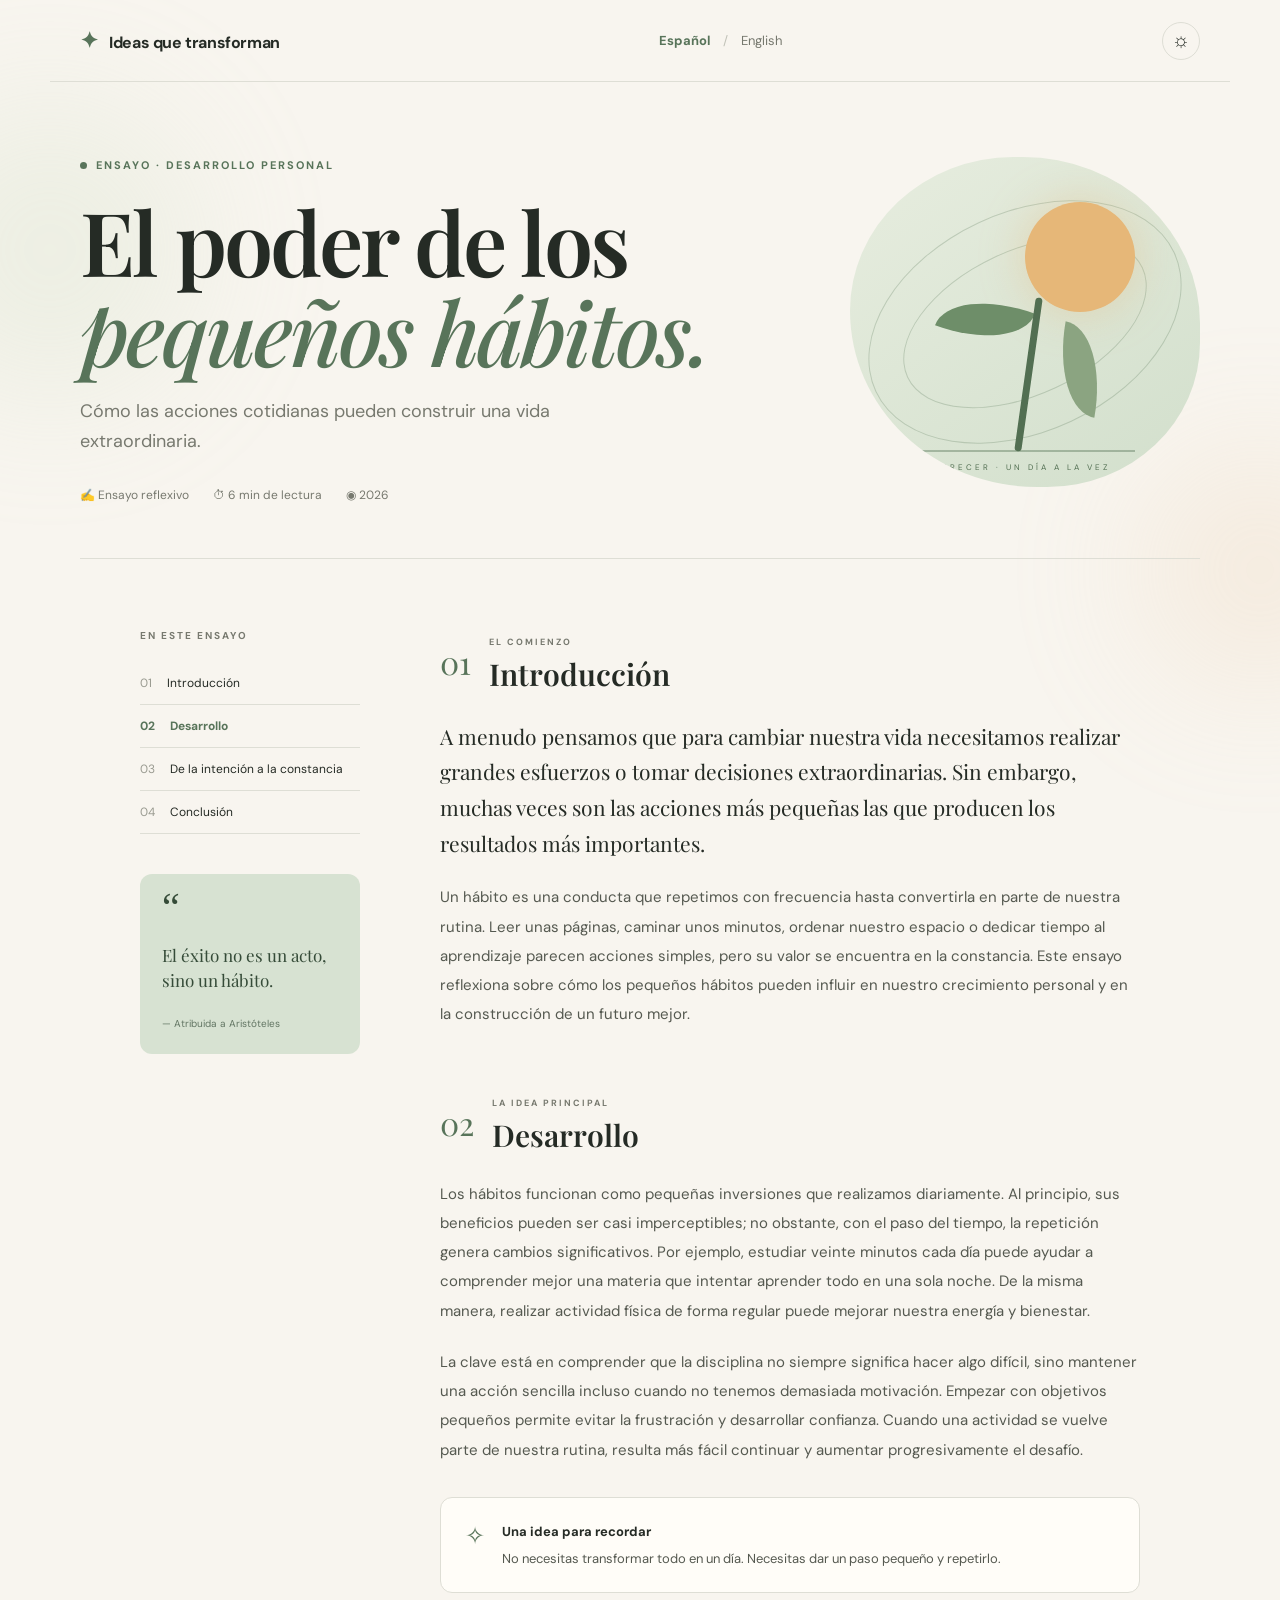
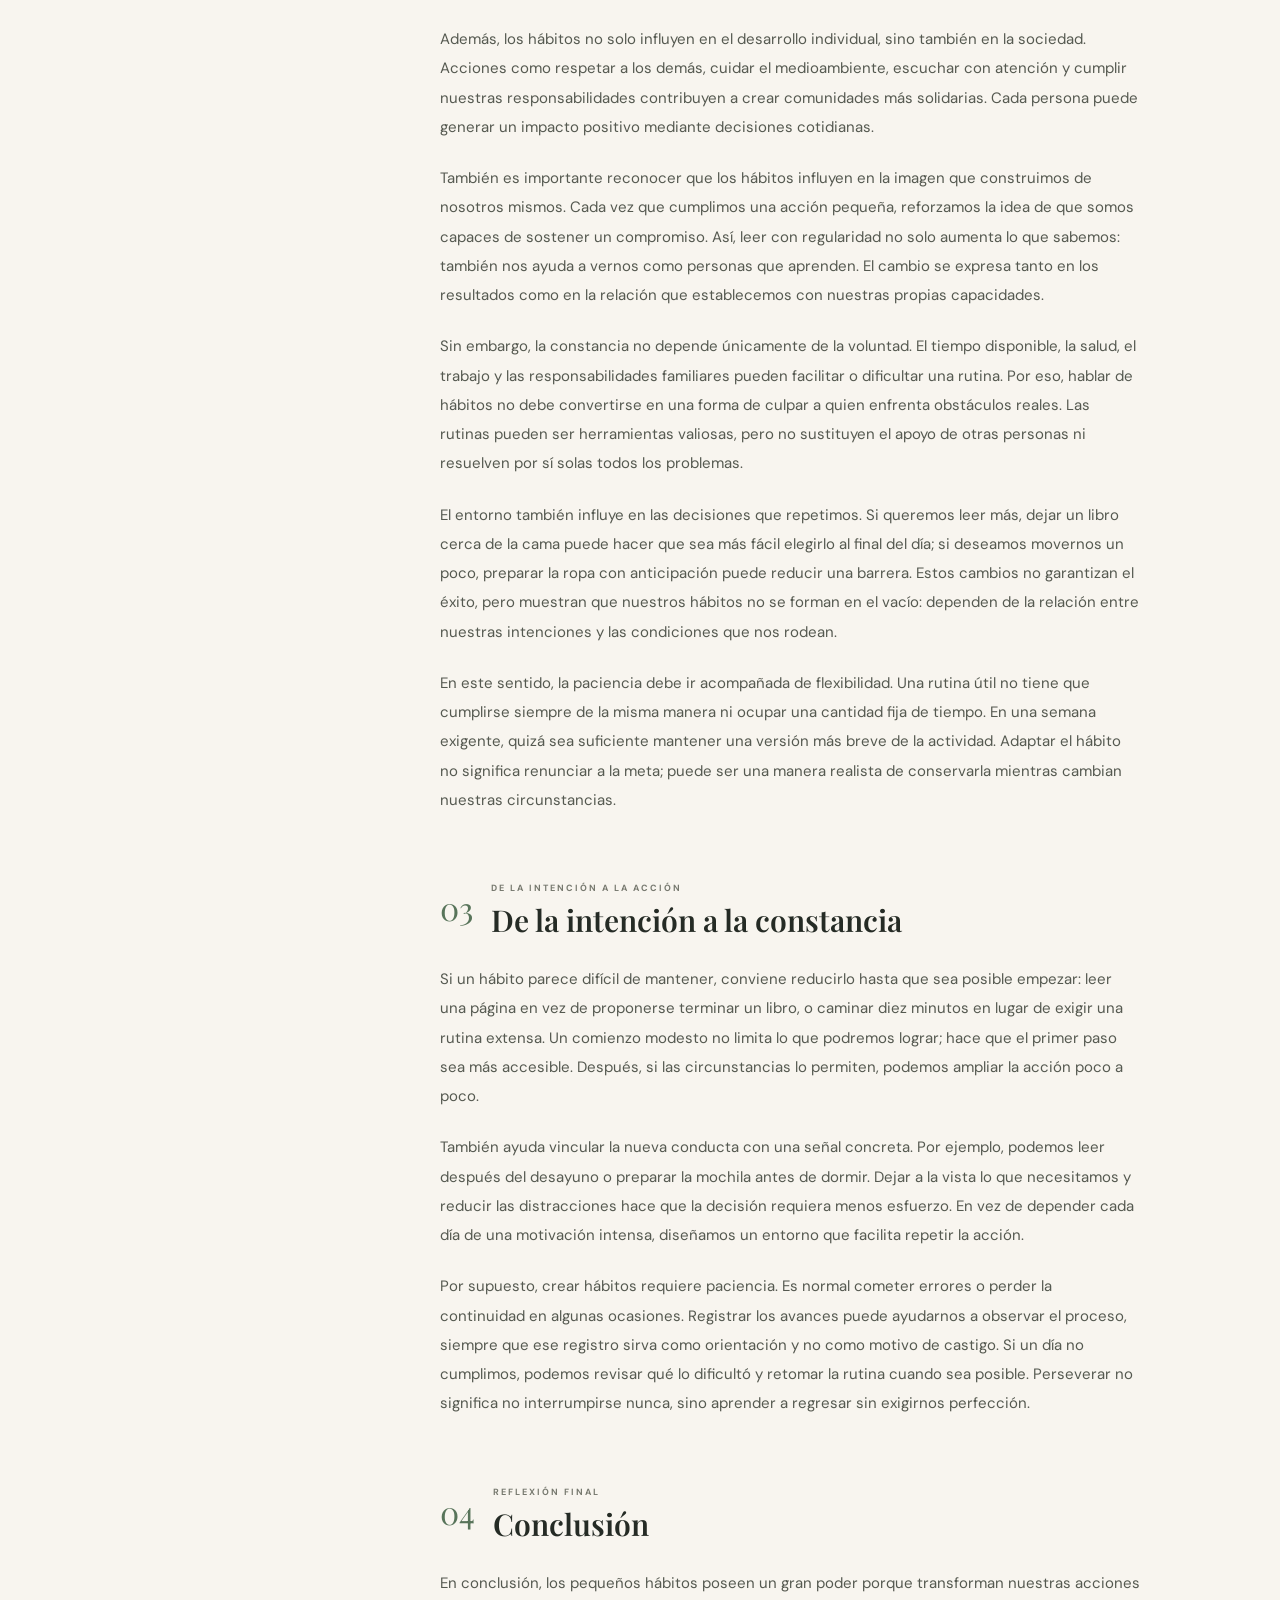
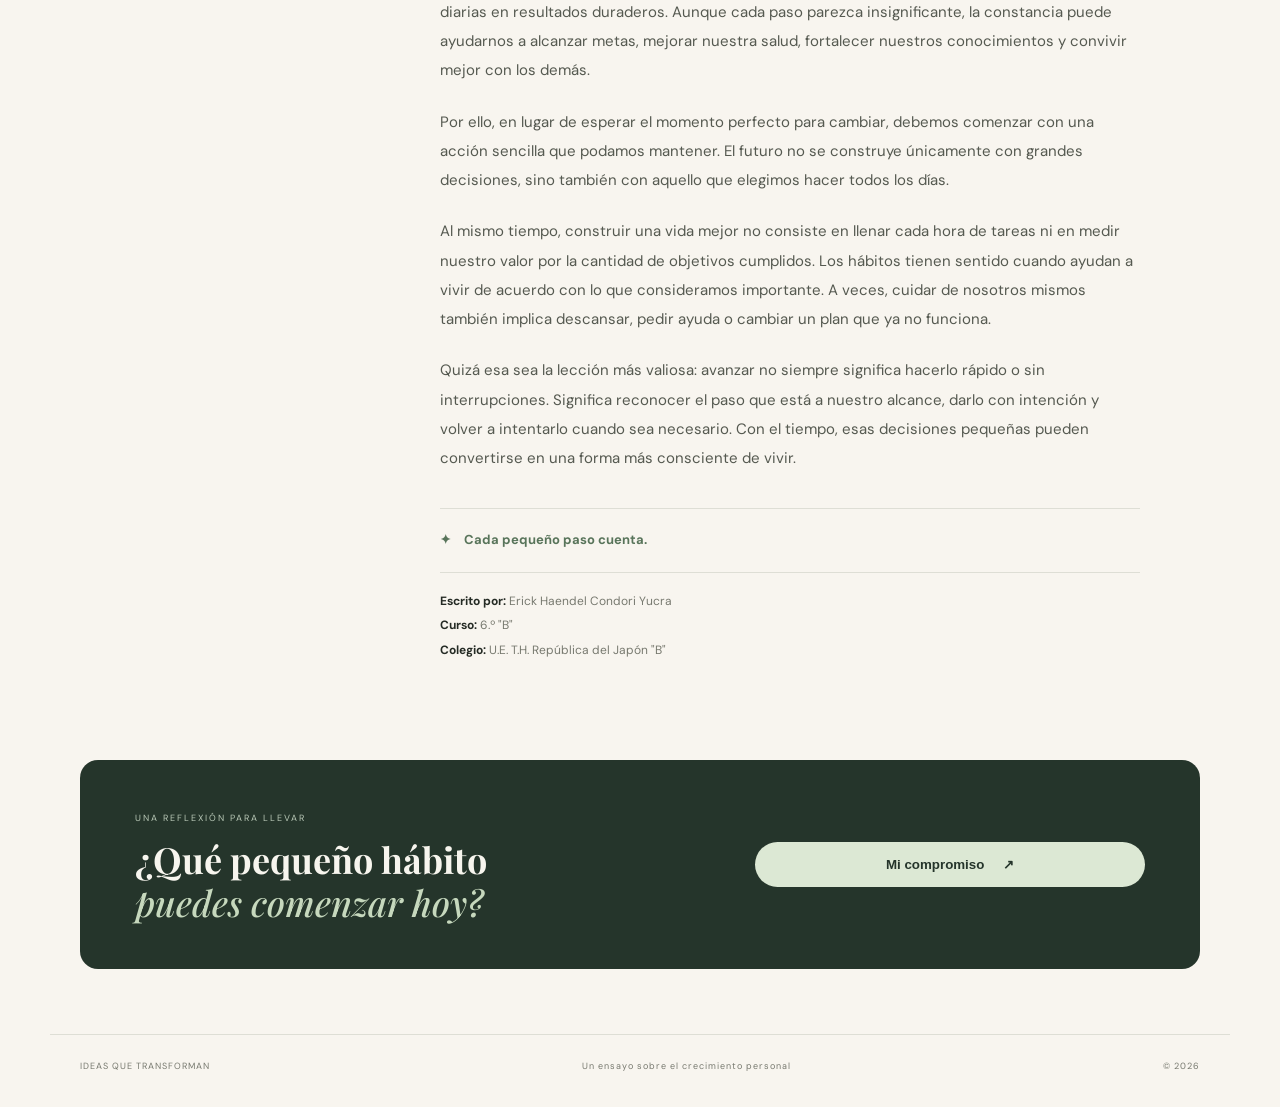
<file: index.html>
<!DOCTYPE html>
<html lang="es">
<head>
  <meta charset="UTF-8">
  <meta name="viewport" content="width=device-width, initial-scale=1.0">
  <meta name="description" content="Ensayo sobre el poder de los pequeños hábitos.">
  <title>El poder de los pequeños hábitos</title>
  <link rel="preconnect" href="https://fonts.googleapis.com">
  <link rel="stylesheet" href="style.css">
</head>
<body>
  <div class="ambient ambient-one"></div><div class="ambient ambient-two"></div>
  <header class="topbar">
    <a class="brand" href="index.html"><span class="brand-mark">✦</span> Ideas que transforman</a>
    <nav><a class="active" href="index.html">Español</a><span class="nav-divider">/</span><a href="english.html">English</a></nav>
    <button class="theme-toggle" id="themeToggle" aria-label="Cambiar tema">☼</button>
  </header>

  <main>
    <section class="hero">
      <div class="eyebrow"><span></span> ENSAYO · DESARROLLO PERSONAL</div>
      <h1>El poder de los<br><em>pequeños hábitos.</em></h1>
      <p class="hero-subtitle">Cómo las acciones cotidianas pueden construir una vida extraordinaria.</p>
      <div class="hero-meta"><span>✍️ Ensayo reflexivo</span><span>⏱ 6 min de lectura</span><span>◉ 2026</span></div>
      <div class="hero-art" aria-label="Ilustración abstracta de crecimiento">
        <div class="art-orbit orbit-a"></div><div class="art-orbit orbit-b"></div>
        <div class="art-sun"></div><div class="art-leaf leaf-a"></div><div class="art-leaf leaf-b"></div>
        <div class="art-stem"></div><div class="art-ground"></div>
        <span class="art-caption">CRECER · UN DÍA A LA VEZ</span>
      </div>
    </section>

    <section class="essay-layout">
      <aside class="essay-sidebar">
        <div class="side-label">EN ESTE ENSAYO</div>
        <a href="#intro" class="side-link active">01 <span>Introducción</span></a>
        <a href="#desarrollo" class="side-link">02 <span>Desarrollo</span></a>
        <a href="#practica" class="side-link">03 <span>De la intención a la constancia</span></a>
        <a href="#conclusion" class="side-link">04 <span>Conclusión</span></a>
        <div class="quote-card"><span>“</span><p>El éxito no es un acto, sino un hábito.</p><small>— Atribuida a Aristóteles</small></div>
      </aside>

      <article class="essay">
        <div class="section-heading" id="intro"><span class="number">01</span><div><small>EL COMIENZO</small><h2>Introducción</h2></div></div>
        <p class="lead">A menudo pensamos que para cambiar nuestra vida necesitamos realizar grandes esfuerzos o tomar decisiones extraordinarias. Sin embargo, muchas veces son las acciones más pequeñas las que producen los resultados más importantes.</p>
        <p>Un hábito es una conducta que repetimos con frecuencia hasta convertirla en parte de nuestra rutina. Leer unas páginas, caminar unos minutos, ordenar nuestro espacio o dedicar tiempo al aprendizaje parecen acciones simples, pero su valor se encuentra en la constancia. Este ensayo reflexiona sobre cómo los pequeños hábitos pueden influir en nuestro crecimiento personal y en la construcción de un futuro mejor.</p>

        <div class="section-heading" id="desarrollo"><span class="number">02</span><div><small>LA IDEA PRINCIPAL</small><h2>Desarrollo</h2></div></div>
        <p>Los hábitos funcionan como pequeñas inversiones que realizamos diariamente. Al principio, sus beneficios pueden ser casi imperceptibles; no obstante, con el paso del tiempo, la repetición genera cambios significativos. Por ejemplo, estudiar veinte minutos cada día puede ayudar a comprender mejor una materia que intentar aprender todo en una sola noche. De la misma manera, realizar actividad física de forma regular puede mejorar nuestra energía y bienestar.</p>
        <p>La clave está en comprender que la disciplina no siempre significa hacer algo difícil, sino mantener una acción sencilla incluso cuando no tenemos demasiada motivación. Empezar con objetivos pequeños permite evitar la frustración y desarrollar confianza. Cuando una actividad se vuelve parte de nuestra rutina, resulta más fácil continuar y aumentar progresivamente el desafío.</p>
        <div class="highlight"><div class="highlight-icon">✧</div><div><strong>Una idea para recordar</strong><p>No necesitas transformar todo en un día. Necesitas dar un paso pequeño y repetirlo.</p></div></div>
        <p>Además, los hábitos no solo influyen en el desarrollo individual, sino también en la sociedad. Acciones como respetar a los demás, cuidar el medioambiente, escuchar con atención y cumplir nuestras responsabilidades contribuyen a crear comunidades más solidarias. Cada persona puede generar un impacto positivo mediante decisiones cotidianas.</p>
        <p>También es importante reconocer que los hábitos influyen en la imagen que construimos de nosotros mismos. Cada vez que cumplimos una acción pequeña, reforzamos la idea de que somos capaces de sostener un compromiso. Así, leer con regularidad no solo aumenta lo que sabemos: también nos ayuda a vernos como personas que aprenden. El cambio se expresa tanto en los resultados como en la relación que establecemos con nuestras propias capacidades.</p>
        <p>Sin embargo, la constancia no depende únicamente de la voluntad. El tiempo disponible, la salud, el trabajo y las responsabilidades familiares pueden facilitar o dificultar una rutina. Por eso, hablar de hábitos no debe convertirse en una forma de culpar a quien enfrenta obstáculos reales. Las rutinas pueden ser herramientas valiosas, pero no sustituyen el apoyo de otras personas ni resuelven por sí solas todos los problemas.</p>
        <p>El entorno también influye en las decisiones que repetimos. Si queremos leer más, dejar un libro cerca de la cama puede hacer que sea más fácil elegirlo al final del día; si deseamos movernos un poco, preparar la ropa con anticipación puede reducir una barrera. Estos cambios no garantizan el éxito, pero muestran que nuestros hábitos no se forman en el vacío: dependen de la relación entre nuestras intenciones y las condiciones que nos rodean.</p>
        <p>En este sentido, la paciencia debe ir acompañada de flexibilidad. Una rutina útil no tiene que cumplirse siempre de la misma manera ni ocupar una cantidad fija de tiempo. En una semana exigente, quizá sea suficiente mantener una versión más breve de la actividad. Adaptar el hábito no significa renunciar a la meta; puede ser una manera realista de conservarla mientras cambian nuestras circunstancias.</p>

        <div class="section-heading" id="practica"><span class="number">03</span><div><small>DE LA INTENCIÓN A LA ACCIÓN</small><h2>De la intención a la constancia</h2></div></div>
        <p>Si un hábito parece difícil de mantener, conviene reducirlo hasta que sea posible empezar: leer una página en vez de proponerse terminar un libro, o caminar diez minutos en lugar de exigir una rutina extensa. Un comienzo modesto no limita lo que podremos lograr; hace que el primer paso sea más accesible. Después, si las circunstancias lo permiten, podemos ampliar la acción poco a poco.</p>
        <p>También ayuda vincular la nueva conducta con una señal concreta. Por ejemplo, podemos leer después del desayuno o preparar la mochila antes de dormir. Dejar a la vista lo que necesitamos y reducir las distracciones hace que la decisión requiera menos esfuerzo. En vez de depender cada día de una motivación intensa, diseñamos un entorno que facilita repetir la acción.</p>
        <p>Por supuesto, crear hábitos requiere paciencia. Es normal cometer errores o perder la continuidad en algunas ocasiones. Registrar los avances puede ayudarnos a observar el proceso, siempre que ese registro sirva como orientación y no como motivo de castigo. Si un día no cumplimos, podemos revisar qué lo dificultó y retomar la rutina cuando sea posible. Perseverar no significa no interrumpirse nunca, sino aprender a regresar sin exigirnos perfección.</p>

        <div class="section-heading" id="conclusion"><span class="number">04</span><div><small>REFLEXIÓN FINAL</small><h2>Conclusión</h2></div></div>
        <p>En conclusión, los pequeños hábitos poseen un gran poder porque transforman nuestras acciones diarias en resultados duraderos. Aunque cada paso parezca insignificante, la constancia puede ayudarnos a alcanzar metas, mejorar nuestra salud, fortalecer nuestros conocimientos y convivir mejor con los demás.</p>
        <p>Por ello, en lugar de esperar el momento perfecto para cambiar, debemos comenzar con una acción sencilla que podamos mantener. El futuro no se construye únicamente con grandes decisiones, sino también con aquello que elegimos hacer todos los días.</p>
        <p>Al mismo tiempo, construir una vida mejor no consiste en llenar cada hora de tareas ni en medir nuestro valor por la cantidad de objetivos cumplidos. Los hábitos tienen sentido cuando ayudan a vivir de acuerdo con lo que consideramos importante. A veces, cuidar de nosotros mismos también implica descansar, pedir ayuda o cambiar un plan que ya no funciona.</p>
        <p>Quizá esa sea la lección más valiosa: avanzar no siempre significa hacerlo rápido o sin interrupciones. Significa reconocer el paso que está a nuestro alcance, darlo con intención y volver a intentarlo cuando sea necesario. Con el tiempo, esas decisiones pequeñas pueden convertirse en una forma más consciente de vivir.</p>
        <div class="end-note"><span>✦</span> Cada pequeño paso cuenta.</div>
        <div class="author-credit">
          <p><strong>Escrito por:</strong> Erick Haendel Condori Yucra</p>
          <p><strong>Curso:</strong> 6.º "B"</p>
          <p><strong>Colegio:</strong> U.E. T.H. República del Japón "B"</p>
        </div>
      </article>
    </section>

    <section class="closing">
      <div><small>UNA REFLEXIÓN PARA LLEVAR</small><h2>¿Qué pequeño hábito<br><em>puedes comenzar hoy?</em></h2></div>
      <div class="commitment">
        <button id="reflectionBtn" aria-expanded="false" aria-controls="reflectionForm">Mi compromiso <span>↗</span></button>
        <form class="commitment-form" id="reflectionForm" hidden>
          <label for="commitmentInput">Escribe un hábito pequeño y concreto</label>
          <div class="commitment-fields"><input id="commitmentInput" name="commitment" type="text" maxlength="120" placeholder="Por ejemplo: leer diez minutos" required><button type="submit">Guardar</button></div>
        </form>
        <p class="saved-commitment" id="savedCommitment" role="status" hidden></p>
      </div>
    </section>
  </main>
  <footer><span>IDEAS QUE TRANSFORMAN</span><span>Un ensayo sobre el crecimiento personal</span><span>© 2026</span></footer>
  <div class="toast" id="toast">Tu cambio comienza hoy. ✦</div>
  <script src="script.js"></script>
</body>
</html>
</file>
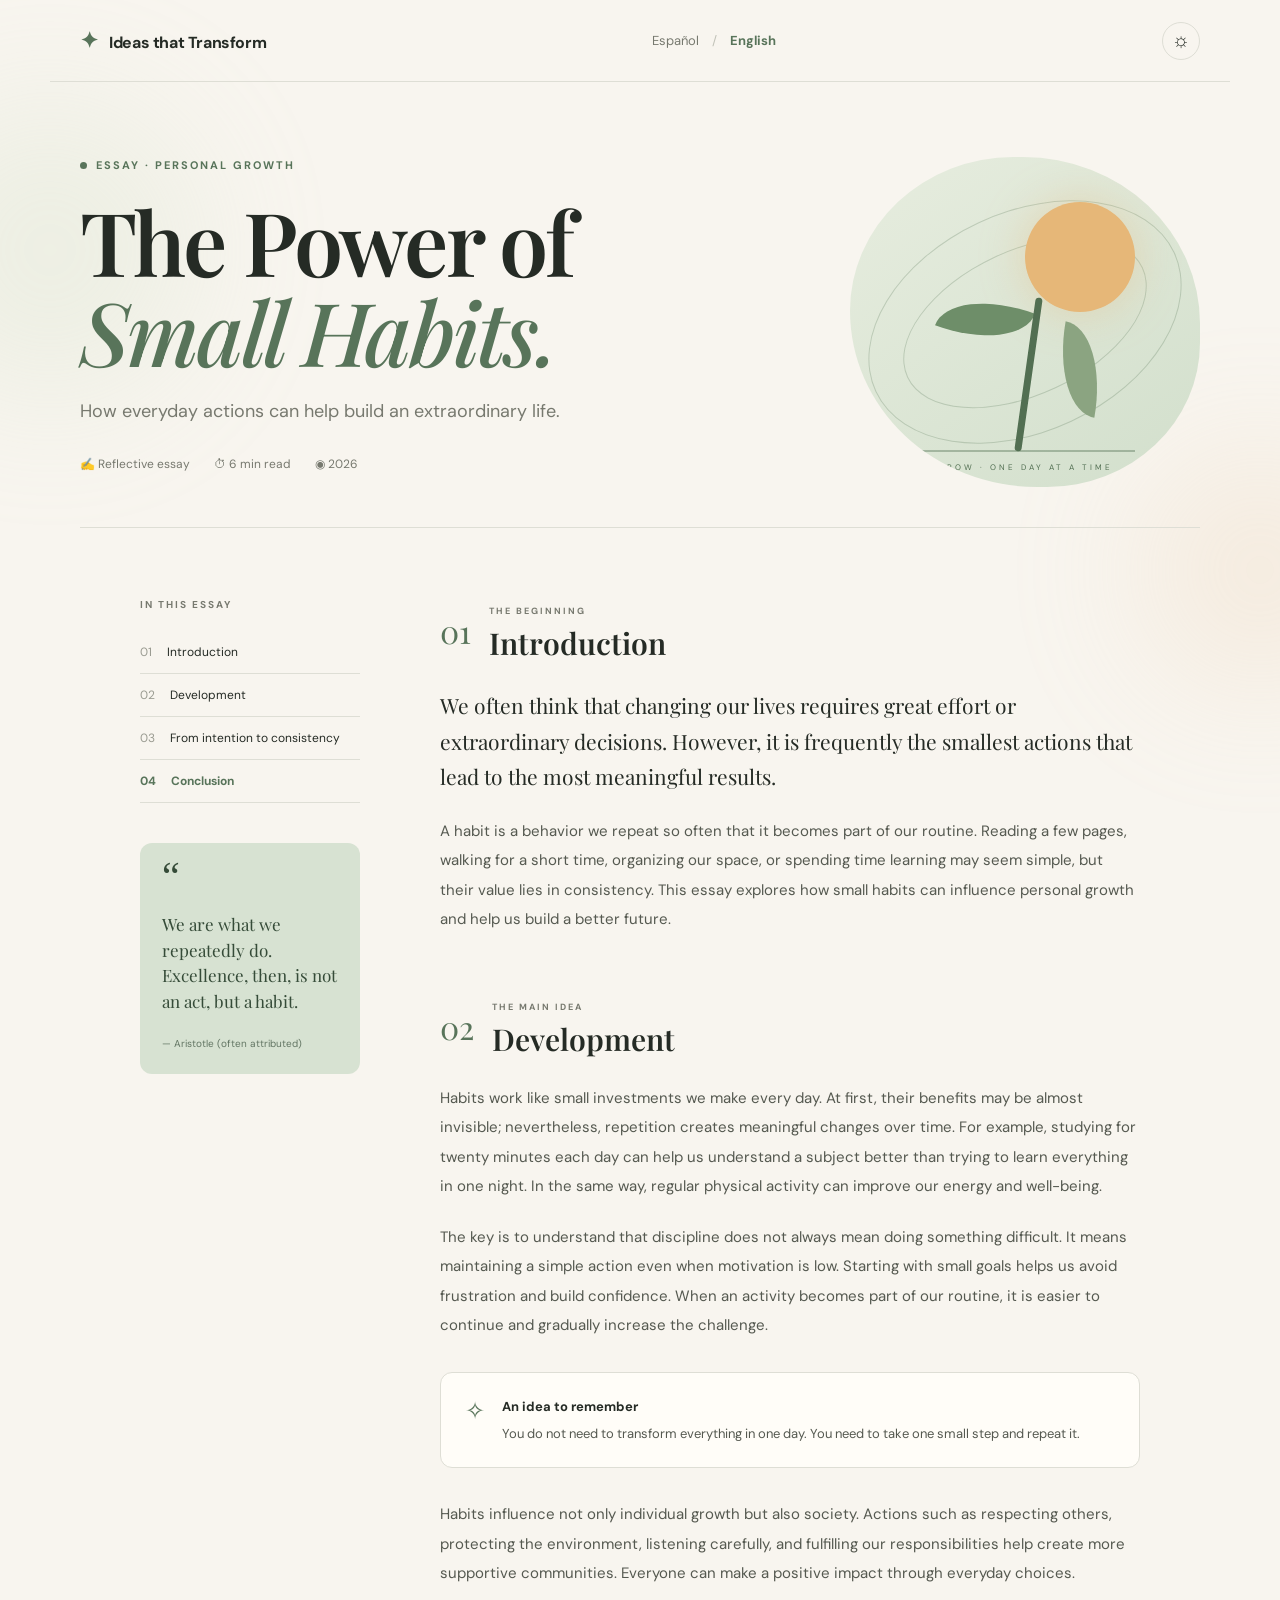
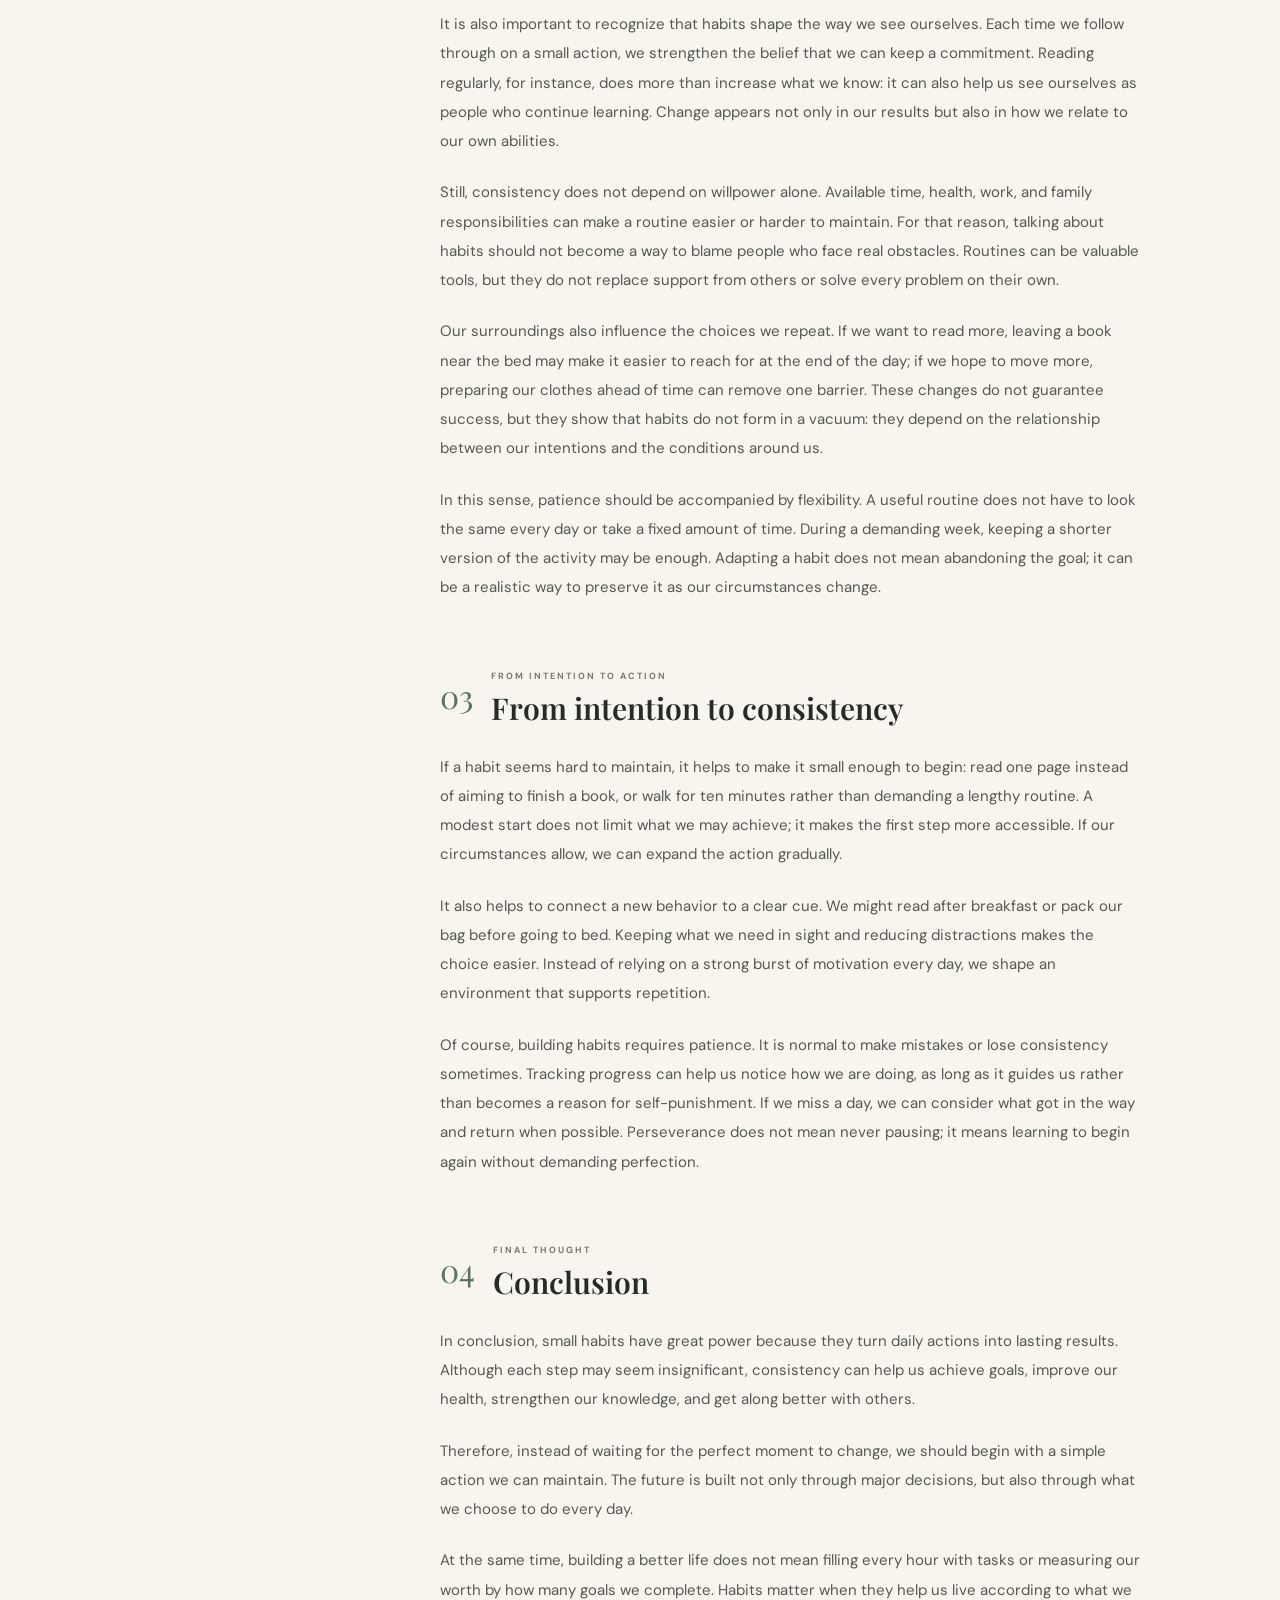
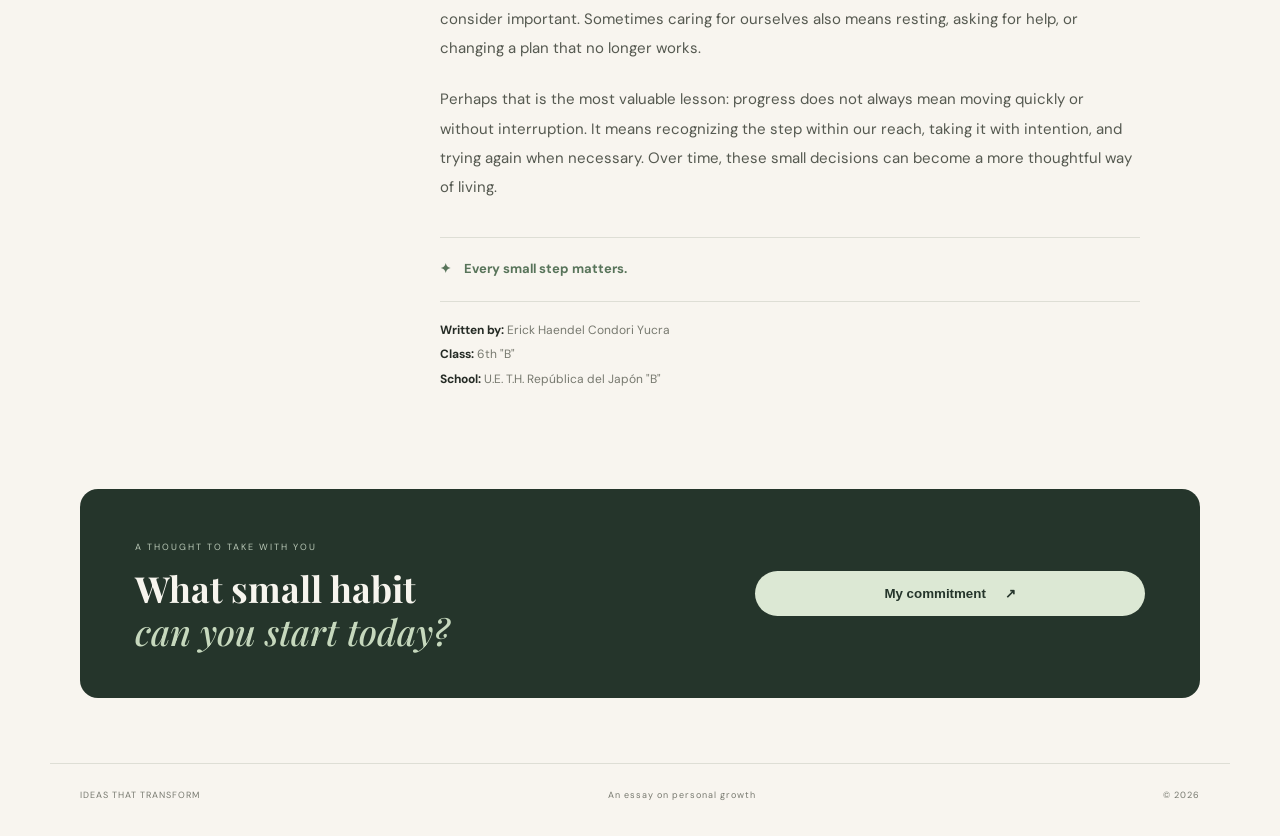
<file: english.html>
<!DOCTYPE html>
<html lang="en">
<head>
  <meta charset="UTF-8">
  <meta name="viewport" content="width=device-width, initial-scale=1.0">
  <meta name="description" content="An essay about the power of small habits.">
  <title>The Power of Small Habits</title>
  <link rel="preconnect" href="https://fonts.googleapis.com">
  <link rel="stylesheet" href="style.css">
</head>
<body>
  <div class="ambient ambient-one"></div><div class="ambient ambient-two"></div>
  <header class="topbar">
    <a class="brand" href="index.html"><span class="brand-mark">✦</span> Ideas that Transform</a>
    <nav><a href="index.html">Español</a><span class="nav-divider">/</span><a class="active" href="english.html">English</a></nav>
    <button class="theme-toggle" id="themeToggle" aria-label="Toggle theme">☼</button>
  </header>

  <main>
    <section class="hero">
      <div class="eyebrow"><span></span> ESSAY · PERSONAL GROWTH</div>
      <h1>The Power of<br><em>Small Habits.</em></h1>
      <p class="hero-subtitle">How everyday actions can help build an extraordinary life.</p>
      <div class="hero-meta"><span>✍️ Reflective essay</span><span>⏱ 6 min read</span><span>◉ 2026</span></div>
      <div class="hero-art" aria-label="Abstract illustration of growth">
        <div class="art-orbit orbit-a"></div><div class="art-orbit orbit-b"></div>
        <div class="art-sun"></div><div class="art-leaf leaf-a"></div><div class="art-leaf leaf-b"></div>
        <div class="art-stem"></div><div class="art-ground"></div>
        <span class="art-caption">GROW · ONE DAY AT A TIME</span>
      </div>
    </section>

    <section class="essay-layout">
      <aside class="essay-sidebar">
        <div class="side-label">IN THIS ESSAY</div>
        <a href="#intro" class="side-link active">01 <span>Introduction</span></a>
        <a href="#development" class="side-link">02 <span>Development</span></a>
        <a href="#practice" class="side-link">03 <span>From intention to consistency</span></a>
        <a href="#conclusion" class="side-link">04 <span>Conclusion</span></a>
        <div class="quote-card"><span>“</span><p>We are what we repeatedly do. Excellence, then, is not an act, but a habit.</p><small>— Aristotle (often attributed)</small></div>
      </aside>

      <article class="essay">
        <div class="section-heading" id="intro"><span class="number">01</span><div><small>THE BEGINNING</small><h2>Introduction</h2></div></div>
        <p class="lead">We often think that changing our lives requires great effort or extraordinary decisions. However, it is frequently the smallest actions that lead to the most meaningful results.</p>
        <p>A habit is a behavior we repeat so often that it becomes part of our routine. Reading a few pages, walking for a short time, organizing our space, or spending time learning may seem simple, but their value lies in consistency. This essay explores how small habits can influence personal growth and help us build a better future.</p>

        <div class="section-heading" id="development"><span class="number">02</span><div><small>THE MAIN IDEA</small><h2>Development</h2></div></div>
        <p>Habits work like small investments we make every day. At first, their benefits may be almost invisible; nevertheless, repetition creates meaningful changes over time. For example, studying for twenty minutes each day can help us understand a subject better than trying to learn everything in one night. In the same way, regular physical activity can improve our energy and well-being.</p>
        <p>The key is to understand that discipline does not always mean doing something difficult. It means maintaining a simple action even when motivation is low. Starting with small goals helps us avoid frustration and build confidence. When an activity becomes part of our routine, it is easier to continue and gradually increase the challenge.</p>
        <div class="highlight"><div class="highlight-icon">✧</div><div><strong>An idea to remember</strong><p>You do not need to transform everything in one day. You need to take one small step and repeat it.</p></div></div>
        <p>Habits influence not only individual growth but also society. Actions such as respecting others, protecting the environment, listening carefully, and fulfilling our responsibilities help create more supportive communities. Everyone can make a positive impact through everyday choices.</p>
        <p>It is also important to recognize that habits shape the way we see ourselves. Each time we follow through on a small action, we strengthen the belief that we can keep a commitment. Reading regularly, for instance, does more than increase what we know: it can also help us see ourselves as people who continue learning. Change appears not only in our results but also in how we relate to our own abilities.</p>
        <p>Still, consistency does not depend on willpower alone. Available time, health, work, and family responsibilities can make a routine easier or harder to maintain. For that reason, talking about habits should not become a way to blame people who face real obstacles. Routines can be valuable tools, but they do not replace support from others or solve every problem on their own.</p>
        <p>Our surroundings also influence the choices we repeat. If we want to read more, leaving a book near the bed may make it easier to reach for at the end of the day; if we hope to move more, preparing our clothes ahead of time can remove one barrier. These changes do not guarantee success, but they show that habits do not form in a vacuum: they depend on the relationship between our intentions and the conditions around us.</p>
        <p>In this sense, patience should be accompanied by flexibility. A useful routine does not have to look the same every day or take a fixed amount of time. During a demanding week, keeping a shorter version of the activity may be enough. Adapting a habit does not mean abandoning the goal; it can be a realistic way to preserve it as our circumstances change.</p>

        <div class="section-heading" id="practice"><span class="number">03</span><div><small>FROM INTENTION TO ACTION</small><h2>From intention to consistency</h2></div></div>
        <p>If a habit seems hard to maintain, it helps to make it small enough to begin: read one page instead of aiming to finish a book, or walk for ten minutes rather than demanding a lengthy routine. A modest start does not limit what we may achieve; it makes the first step more accessible. If our circumstances allow, we can expand the action gradually.</p>
        <p>It also helps to connect a new behavior to a clear cue. We might read after breakfast or pack our bag before going to bed. Keeping what we need in sight and reducing distractions makes the choice easier. Instead of relying on a strong burst of motivation every day, we shape an environment that supports repetition.</p>
        <p>Of course, building habits requires patience. It is normal to make mistakes or lose consistency sometimes. Tracking progress can help us notice how we are doing, as long as it guides us rather than becomes a reason for self-punishment. If we miss a day, we can consider what got in the way and return when possible. Perseverance does not mean never pausing; it means learning to begin again without demanding perfection.</p>

        <div class="section-heading" id="conclusion"><span class="number">04</span><div><small>FINAL THOUGHT</small><h2>Conclusion</h2></div></div>
        <p>In conclusion, small habits have great power because they turn daily actions into lasting results. Although each step may seem insignificant, consistency can help us achieve goals, improve our health, strengthen our knowledge, and get along better with others.</p>
        <p>Therefore, instead of waiting for the perfect moment to change, we should begin with a simple action we can maintain. The future is built not only through major decisions, but also through what we choose to do every day.</p>
        <p>At the same time, building a better life does not mean filling every hour with tasks or measuring our worth by how many goals we complete. Habits matter when they help us live according to what we consider important. Sometimes caring for ourselves also means resting, asking for help, or changing a plan that no longer works.</p>
        <p>Perhaps that is the most valuable lesson: progress does not always mean moving quickly or without interruption. It means recognizing the step within our reach, taking it with intention, and trying again when necessary. Over time, these small decisions can become a more thoughtful way of living.</p>
        <div class="end-note"><span>✦</span> Every small step matters.</div>
        <div class="author-credit">
          <p><strong>Written by:</strong> Erick Haendel Condori Yucra</p>
          <p><strong>Class:</strong> 6th "B"</p>
          <p><strong>School:</strong> U.E. T.H. República del Japón "B"</p>
        </div>
      </article>
    </section>

    <section class="closing">
      <div><small>A THOUGHT TO TAKE WITH YOU</small><h2>What small habit<br><em>can you start today?</em></h2></div>
      <div class="commitment">
        <button id="reflectionBtn" aria-expanded="false" aria-controls="reflectionForm">My commitment <span>↗</span></button>
        <form class="commitment-form" id="reflectionForm" hidden>
          <label for="commitmentInput">Write down one small, specific habit</label>
          <div class="commitment-fields"><input id="commitmentInput" name="commitment" type="text" maxlength="120" placeholder="For example: read for ten minutes" required><button type="submit">Save</button></div>
        </form>
        <p class="saved-commitment" id="savedCommitment" role="status" hidden></p>
      </div>
    </section>
  </main>
  <footer><span>IDEAS THAT TRANSFORM</span><span>An essay on personal growth</span><span>© 2026</span></footer>
  <div class="toast" id="toast">Your change starts today. ✦</div>
  <script src="script.js"></script>
</body>
</html>
</file>
<file: style.css>
@import url('https://fonts.googleapis.com/css2?family=DM+Sans:wght@400;500;600;700&family=Playfair+Display:ital,wght@0,500;0,600;0,700;1,500;1,600&display=swap');
:root{--bg:#f8f5ef;--ink:#252b25;--muted:#77796f;--accent:#58745a;--accent2:#d7e2d2;--line:#deded5;--paper:#fffdf8;--dark:#25352b}
*{box-sizing:border-box}html{scroll-behavior:smooth}body{margin:0;background:var(--bg);color:var(--ink);font-family:'DM Sans',sans-serif;overflow-x:hidden;transition:background .3s,color .3s}.ambient{position:absolute;pointer-events:none;filter:blur(70px);opacity:.22;border-radius:50%;z-index:-1}.ambient-one{width:300px;height:300px;background:#c5d9b9;top:100px;left:-100px}.ambient-two{width:240px;height:240px;background:#e9c7a3;top:450px;right:-100px}
.topbar{height:82px;max-width:1180px;margin:auto;padding:0 30px;display:flex;align-items:center;justify-content:space-between;border-bottom:1px solid var(--line)}.brand{text-decoration:none;color:var(--ink);font-weight:700;letter-spacing:-.4px}.brand-mark{color:var(--accent);font-size:22px;margin-right:8px}.topbar nav{display:flex;gap:13px;align-items:center;font-size:13px}.topbar nav a{color:var(--muted);text-decoration:none}.topbar nav a.active{color:var(--accent);font-weight:700}.nav-divider{color:#c1c2b8}.theme-toggle{border:1px solid var(--line);background:transparent;border-radius:50%;width:38px;height:38px;font-size:20px;color:var(--ink);cursor:pointer}
main{max-width:1180px;margin:0 auto;padding:0 30px}.hero{padding:76px 0 55px;position:relative}.eyebrow{font-size:11px;letter-spacing:2px;font-weight:700;color:var(--accent);display:flex;align-items:center;gap:9px}.eyebrow span{height:7px;width:7px;background:var(--accent);border-radius:50%}h1{font-family:'Playfair Display',serif;font-size:clamp(48px,7vw,88px);line-height:1.02;letter-spacing:-2.8px;margin:24px 0 20px;font-weight:600}h1 em,.closing h2 em{color:var(--accent);font-weight:500}.hero-subtitle{font-size:18px;color:var(--muted);max-width:530px;line-height:1.7}.hero-meta{display:flex;flex-wrap:wrap;gap:24px;margin-top:30px;font-size:12px;color:var(--muted)}.hero-art{position:absolute;right:0;top:75px;width:350px;height:330px;overflow:hidden;border-radius:48% 52% 45% 55%;background:linear-gradient(145deg,#e7eddf,#d2dfcc);display:flex;align-items:center;justify-content:center}.art-orbit{position:absolute;border:1px solid rgba(82,111,82,.25);border-radius:50%;transform:rotate(-25deg)}.orbit-a{width:260px;height:145px}.orbit-b{width:330px;height:220px}.art-sun{position:absolute;width:110px;height:110px;border-radius:50%;background:#e6b778;top:45px;right:65px;box-shadow:0 0 45px #e6b77866}.art-stem{position:absolute;width:7px;height:155px;background:#526f52;bottom:35px;left:50%;border-radius:9px;transform:rotate(8deg)}.art-leaf{position:absolute;width:90px;height:45px;background:#6e8e69;border-radius:100% 0 100% 0}.leaf-a{left:90px;top:140px;transform:rotate(20deg)}.leaf-b{right:75px;top:190px;transform:rotate(100deg);background:#8ba481}.art-ground{position:absolute;bottom:35px;width:220px;height:2px;background:#526f5266}.art-caption{position:absolute;bottom:15px;font-size:8px;letter-spacing:3px;color:#526f52}
.essay-layout{display:grid;grid-template-columns:220px minmax(0,700px);gap:80px;justify-content:center;padding:70px 0 95px;border-top:1px solid var(--line)}.essay-sidebar{position:sticky;top:30px;align-self:start}.side-label{font-size:10px;letter-spacing:2px;font-weight:700;color:var(--muted);margin-bottom:20px}.side-link{display:flex;gap:15px;text-decoration:none;color:#9a9b91;padding:12px 0;font-size:12px;border-bottom:1px solid var(--line)}.side-link span{color:var(--ink)}.side-link.active{color:var(--accent);font-weight:700}.side-link.active span{color:var(--accent)}.quote-card{background:var(--accent2);padding:22px;margin-top:40px;border-radius:12px;color:#354b38}.quote-card>span{font-family:Georgia;font-size:40px;line-height:.6}.quote-card p{font-family:'Playfair Display',serif;font-size:17px;line-height:1.5}.quote-card small{font-size:10px;color:#627563}
.section-heading{display:flex;align-items:center;gap:18px;margin:0 0 25px;scroll-margin-top:30px}.section-heading:not(:first-child){margin-top:60px}.number{font-family:'Playfair Display',serif;color:var(--accent);font-size:32px}.section-heading small{font-size:9px;letter-spacing:2px;color:var(--muted);font-weight:700}.section-heading h2{font-family:'Playfair Display',serif;font-size:30px;margin:4px 0 0;font-weight:600}.essay p{font-size:15px;line-height:1.95;color:#555950;margin:0 0 22px}.essay p.lead{font-family:'Playfair Display',serif;font-size:21px;line-height:1.7;color:var(--ink)}.highlight{display:flex;gap:17px;background:var(--paper);border:1px solid var(--line);padding:22px 24px;border-radius:12px;margin:32px 0}.highlight-icon{color:var(--accent);font-size:24px}.highlight strong{font-size:13px}.highlight p{font-size:13px;margin:7px 0 0;line-height:1.7}.end-note{border-top:1px solid var(--line);padding-top:22px;margin-top:35px;color:var(--accent);font-weight:700;font-size:13px}.end-note span{margin-right:10px}
.closing{background:var(--dark);color:#f7f5ee;border-radius:18px;padding:45px 55px;margin:0 0 65px;display:flex;align-items:center;justify-content:space-between;gap:20px}.closing small{letter-spacing:2px;font-size:9px;color:#b9c8b7}.closing h2{font-family:'Playfair Display',serif;font-size:36px;line-height:1.2;margin:12px 0 0}.closing h2 em{color:#c6d8bd}.closing button{border:0;background:#dce8d4;color:#25352b;padding:15px 20px;border-radius:30px;font-weight:700;cursor:pointer;white-space:nowrap}.closing button span{margin-left:15px}footer{max-width:1180px;margin:auto;padding:25px 30px 35px;border-top:1px solid var(--line);display:flex;justify-content:space-between;gap:15px;font-size:9px;letter-spacing:1px;color:var(--muted)}.toast{position:fixed;bottom:25px;left:50%;transform:translate(-50%,20px);background:var(--dark);color:white;padding:13px 22px;border-radius:30px;font-size:13px;opacity:0;pointer-events:none;transition:.3s}.toast.show{opacity:1;transform:translate(-50%,0)}
body.dark{--bg:#1c241f;--ink:#e9eee6;--muted:#a3ada1;--accent:#a9c6a3;--accent2:#2b3d30;--line:#39453b;--paper:#252f28;--dark:#111914}.dark .essay p{color:#c1c9be}.dark .hero-art{filter:brightness(.75)}.dark .quote-card{color:#d9e8d5}.dark .quote-card small{color:#a9c2a5}
@media(max-width:850px){.hero-art{position:relative;top:auto;right:auto;margin:35px auto 0;width:min(100%,330px);height:280px}.hero{padding-top:50px}.essay-layout{grid-template-columns:1fr;gap:35px;padding-top:45px}.essay-sidebar{position:relative;top:auto;display:flex;flex-wrap:wrap;gap:10px;align-items:center}.side-label{width:100%;margin-bottom:0}.side-link{border:1px solid var(--line);padding:9px 12px;border-radius:20px}.quote-card{display:none}.closing{padding:32px;align-items:flex-start;flex-direction:column}.closing h2{font-size:30px}}
@media(max-width:500px){.topbar{padding:0 18px;height:70px}.brand{font-size:13px}main{padding:0 18px}h1{font-size:51px;letter-spacing:-1.8px}.hero-subtitle{font-size:15px}.hero-meta{gap:12px}.essay p{font-size:14px}.essay p.lead{font-size:19px}.section-heading h2{font-size:26px}.closing{margin-bottom:40px}footer{padding:20px 18px;flex-wrap:wrap}footer span:nth-child(2){display:none}}
.commitment{width:min(100%,390px);display:grid;gap:14px}
.commitment-form{display:grid;gap:9px;color:#e3e9df;font-size:12px}
.commitment-form[hidden]{display:none}
.commitment-fields{display:flex;gap:8px}
.commitment-fields input{min-width:0;flex:1;border:1px solid #718071;border-radius:8px;padding:11px 12px;background:#1c2921;color:#f7f5ee;font:inherit}
.commitment-fields input::placeholder{color:#a3ada1}
.commitment-fields button{border:0;border-radius:8px;padding:0 15px;background:#dce8d4;color:#25352b;font:inherit;font-weight:700;cursor:pointer}
.saved-commitment{margin:0;color:#dce8d4;font-size:13px;line-height:1.6}
.commitment button:focus-visible,.commitment input:focus-visible{outline:2px solid #e6b778;outline-offset:3px}
.side-link{line-height:1.5}
.author-credit{border-top:1px solid var(--line);margin-top:24px;padding-top:14px}
.author-credit p{font-size:12px;line-height:1.6;color:var(--muted);margin:5px 0}
.author-credit strong{color:var(--ink)}
</file>
